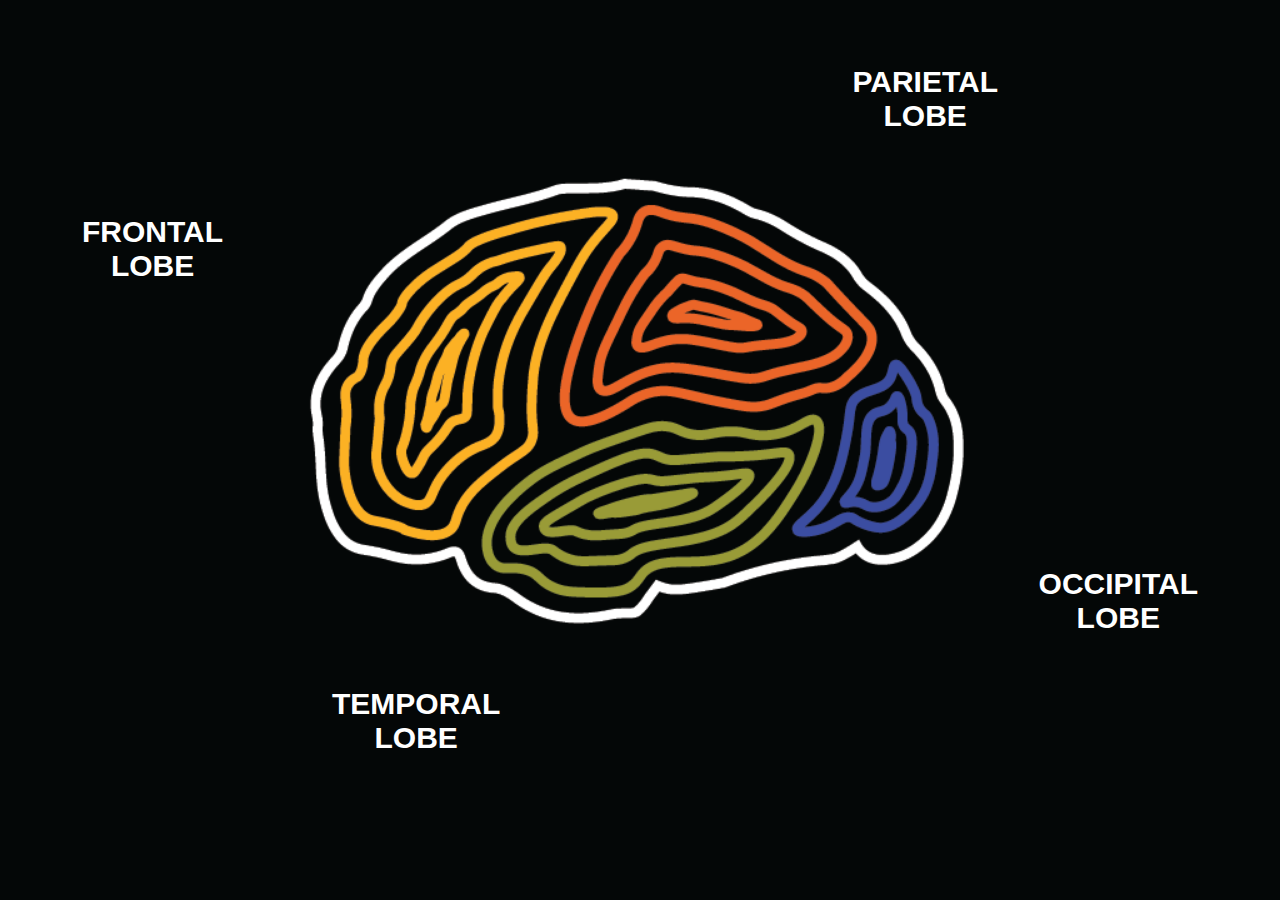
<file: index.html>
<!DOCTYPE html>
<html lang="en">
<head>
    <meta charset="UTF-8">
    <meta name="viewport" content="width=device-width, initial-scale=1.0">
    <title>Document</title>
    <link rel="stylesheet" href="css/style.css">
</head>
<body>
    <button onclick="window.location.href='page1.html'">FRONTAL <br>LOBE</button>
    <button onclick="window.location.href='page2.html'">PARIETAL <br>LOBE</button>
    <button onclick="window.location.href='page3.html'">TEMPORAL <br>LOBE</button>
    <button onclick="window.location.href='page4.html'">OCCIPITAL <br>LOBE</button>
</body>
</html>
</file>
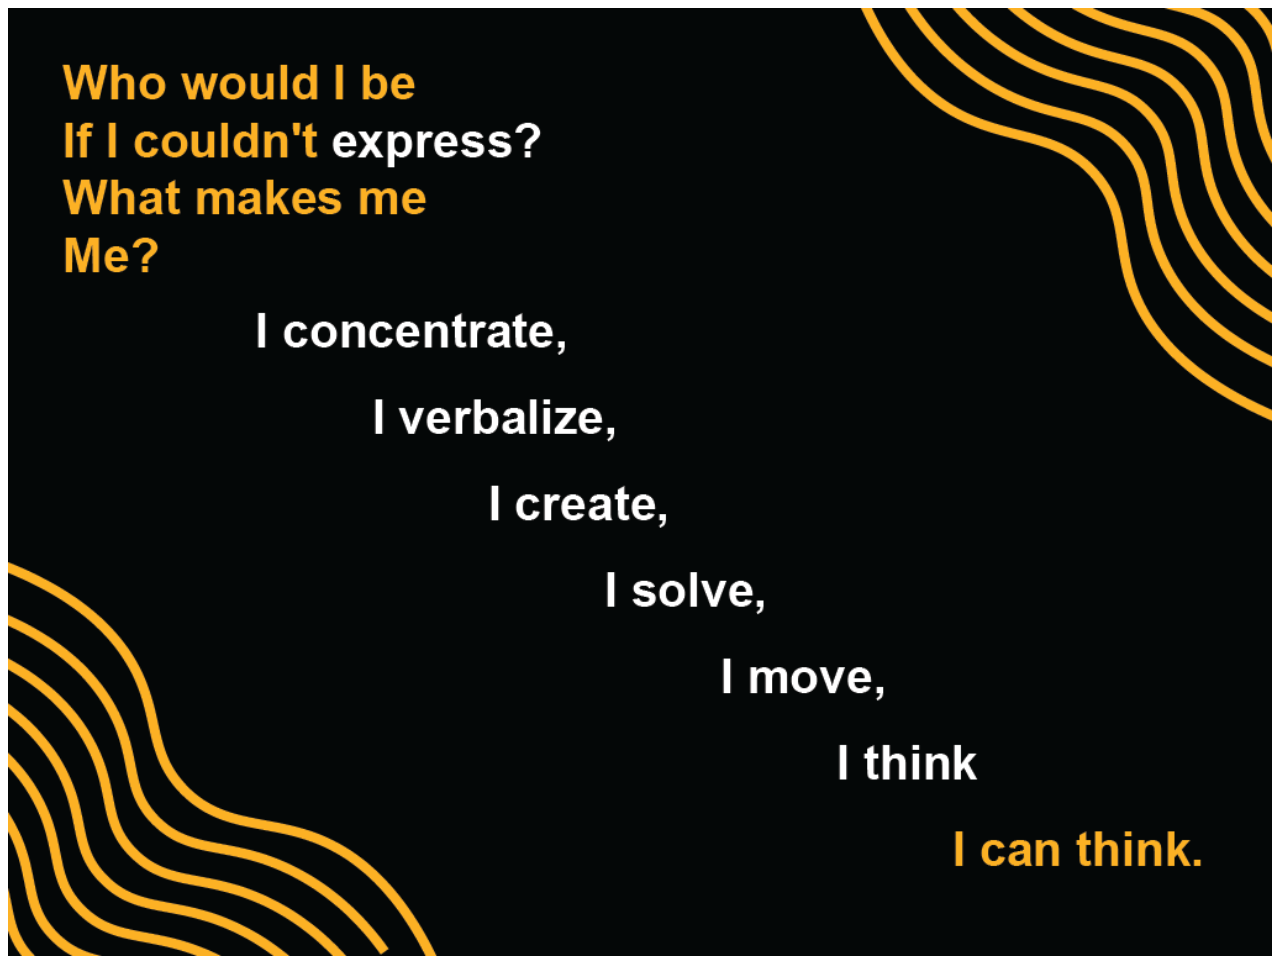
<file: page1.html>
<!DOCTYPE html>
<html lang="en">
<head>
    <meta charset="UTF-8">
    <meta name="viewport" content="width=device-width, initial-scale=1.0">
    <title>Page 1</title>
    <link rel="stylesheet" href="pageStyle.css">
</head>
<body class="page1">
    <!-- <h1>Who would I be <br>
        If I couldn't express?<br>
        What makes me <br>
        Me? </h1>

    <h1>I concentrate,</h1>
    <h1>I verbalize, </h1>
    <h1>I create, </h1>
    <h1>I solve, </h1>
    <h1>I move, </h1>
    <h1>I think </h1>
    <h1>I can think. </h1> -->
    <img class="pic" src="frontal.png" alt="">
</body>
</html>
</file>
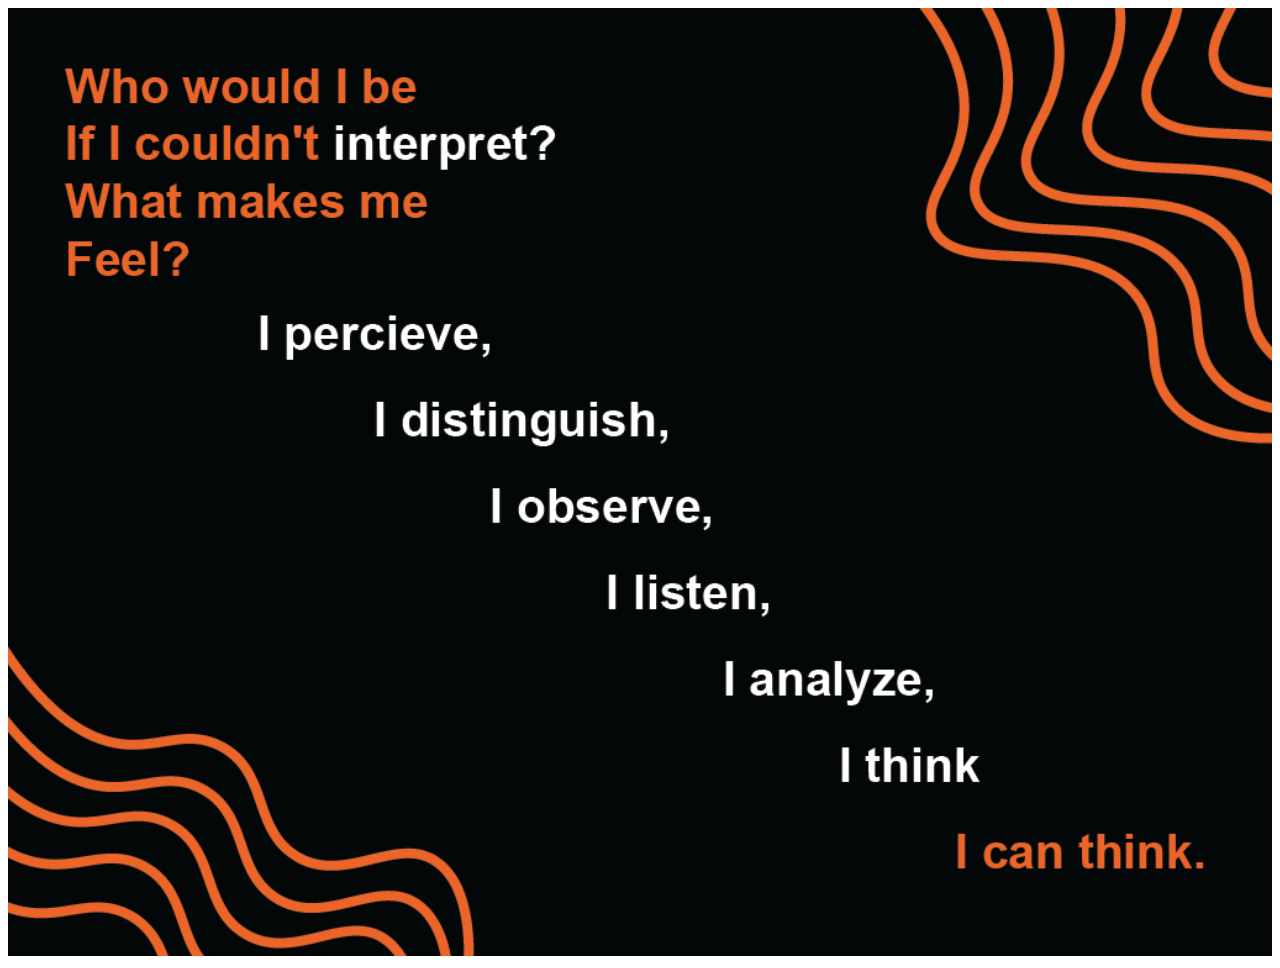
<file: page2.html>
<!DOCTYPE html>
<html lang="en">
<head>
    <meta charset="UTF-8">
    <meta name="viewport" content="width=device-width, initial-scale=1.0">
    <title>Page 1</title>
    <link rel="stylesheet" href="pageStyle.css">
</head>
<body class="page2">
    <!-- <h1>Who would I be <br>
        If I couldn't interpret?<br>
        What makes me <br>
        Feel? </h1>

    <h1>I perceive,</h1>
    <h1>I listen, </h1>
    <h1>I observe, </h1>
    <h1>I analyze, </h1>
    <h1>I differentiate, </h1>
    <h1>I think </h1>
    <h1>I can think. </h1> -->
    <img class="pic" src="parietal.png" alt="">
</body>

</html>
</file>
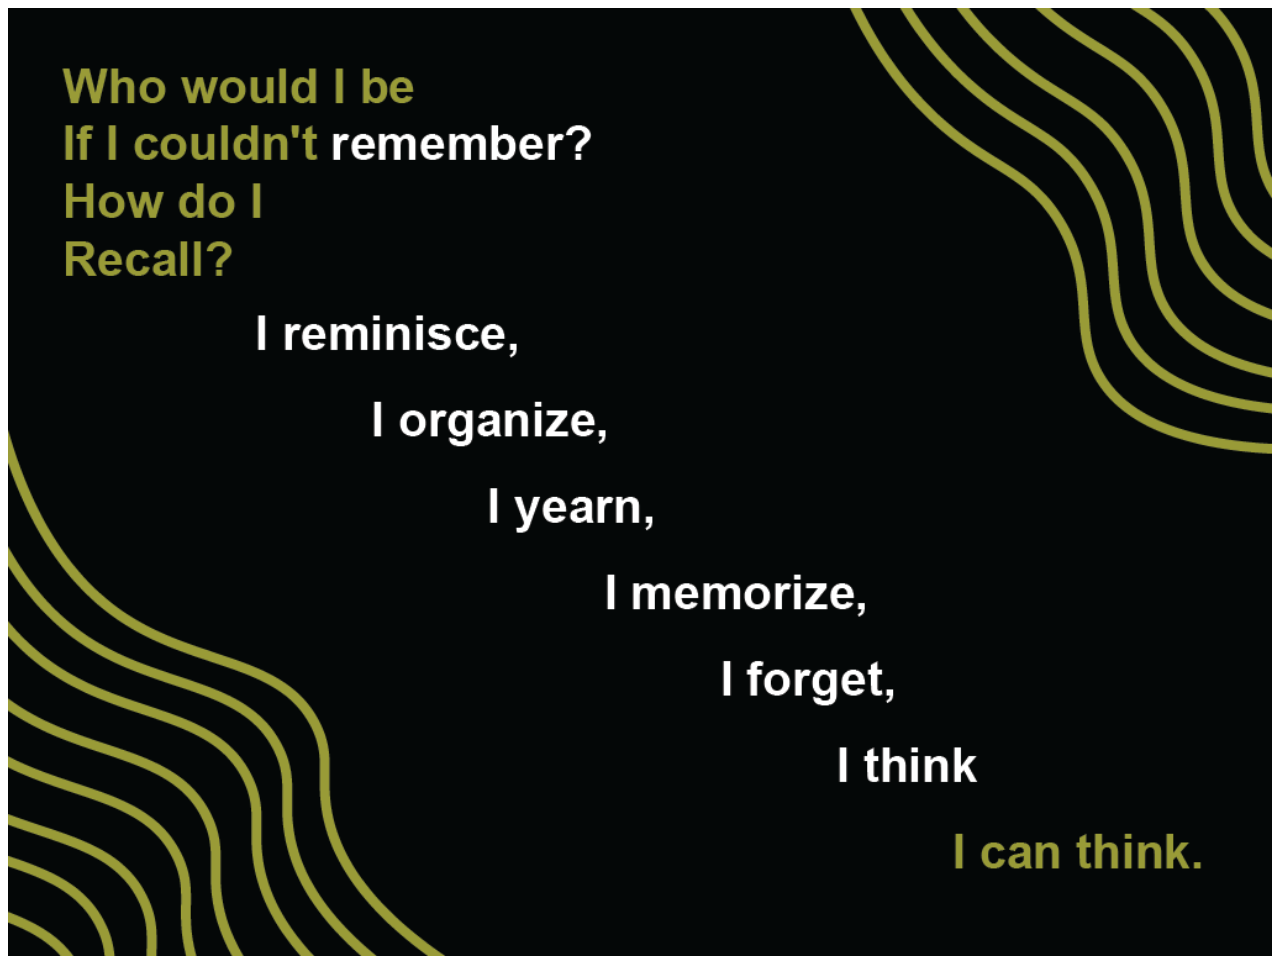
<file: page3.html>
<!DOCTYPE html>
<html lang="en">
<head>
    <meta charset="UTF-8">
    <meta name="viewport" content="width=device-width, initial-scale=1.0">
    <title>Page 1</title>
    <link rel="stylesheet" href="pageStyle.css">
</head>
<body class="page3">
    <!-- <h1>Who would I be <br>
        If I couldn't remember?<br>
        How do I <br>
        Recall? </h1>

    <h1>I reminisce,</h1>
    <h1>I organize, </h1>
    <h1>I yearn, </h1>
    <h1>I memorize, </h1>
    <h1>I forget, </h1>
    <h1>I think </h1>
    <h1>I can think. </h1> -->
    <img class="pic" src="temporal.png" alt="">
</body>

</html>
</file>
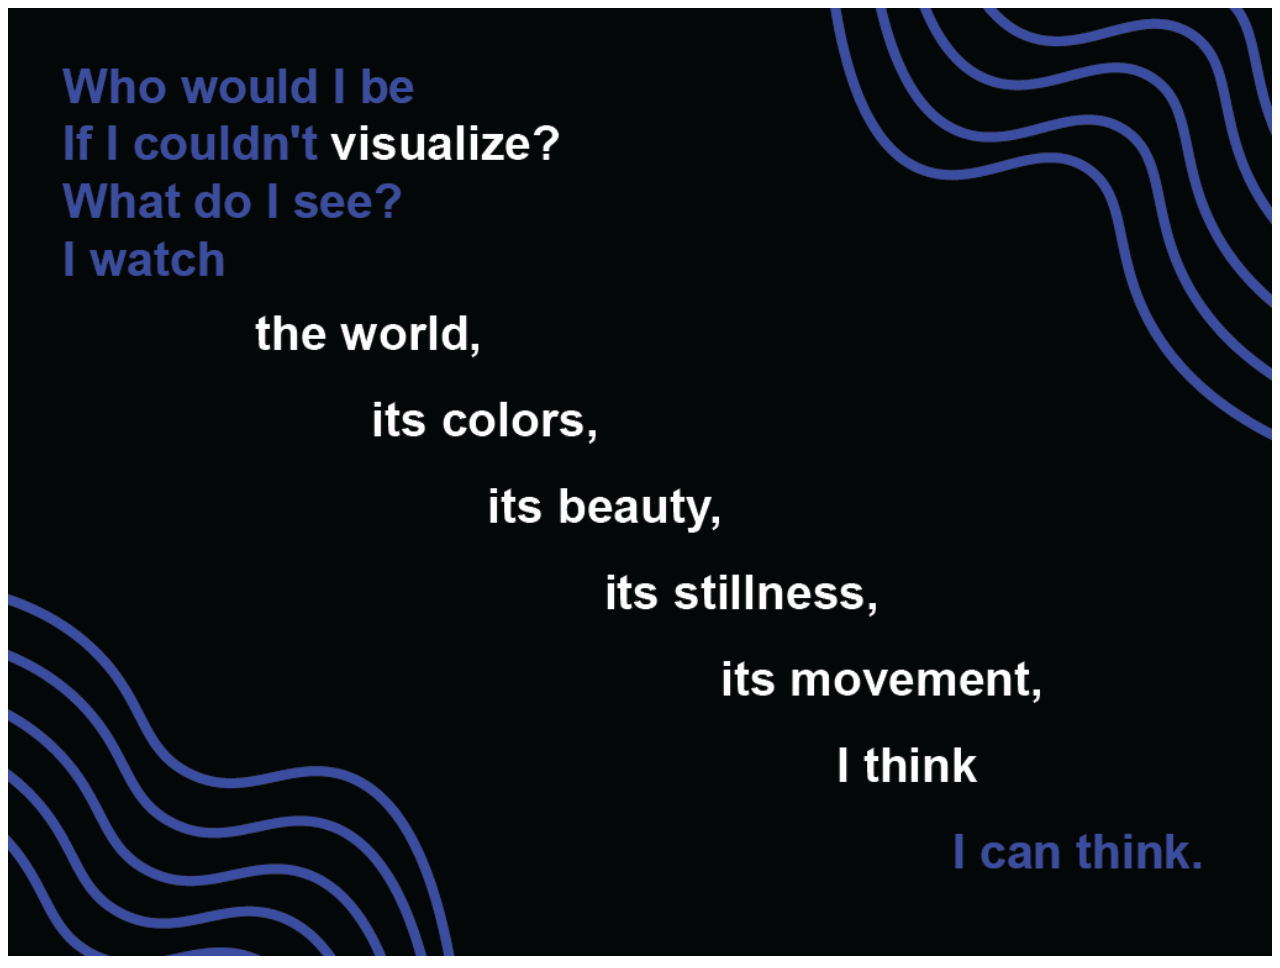
<file: page4.html>
<!DOCTYPE html>
<html lang="en">
<head>
    <meta charset="UTF-8">
    <meta name="viewport" content="width=device-width, initial-scale=1.0">
    <title>Page 1</title>
    <link rel="stylesheet" href="pageStyle.css">
</head>
<body class="page4">
    
    <!-- <h1>Who would I be <br>
        If I couldn't visualize?<br>
        What do I see?<br>
        I watch </h1>

    <h1>the world,</h1>
    <h1>its colors, </h1>
    <h1>its beauty, </h1>
    <h1>its stillness, </h1>
    <h1>its movement. </h1>
    <h1>I think </h1>
    <h1>I can think. </h1> -->
    <img class="pic" src="occipital.png" alt="">

</body>

</html>
</file>
<file: css/style.css>
body {
  color: blue;
  background-color: black;
  background-image: url('brain2.png');
  background-size: cover ;
  /* background-position: center; */
  background-repeat: no-repeat; 
  font-family: Arial, sans-serif;
}

  h1 {
    text-align: center;
    vertical-align: middle;
    font-family: Arial, sans-serif;
    font-size: 50px;
    font-weight: bold;
  }

  button{
    background-color: transparent;
    border: white;
    color: white;
    padding: 15px 32px;
    text-align: center;
    text-decoration: none;
    display: inline-block;
    font-family: Arial, sans-serif;
    font-size: 30px;
    font-weight:bold
  }

  button:nth-of-type(1) {
    position: absolute;
    top: 200px;
    left: 50px;
}

button:nth-of-type(2) {
    position: absolute;
    top: 50px;
    right: 250px;
}

button:nth-of-type(3) {
    position: absolute;
    bottom: 130px;
    left: 300px;
}

button:nth-of-type(4) {
    position: absolute;
    bottom: 250px;
    right: 50px;

}
</file>
<file: pageStyle.css>
/* page1.html */
body.page1 {
  margin: 100;
  padding: 0;
  font-family: Arial, sans-serif;
  /* background-image: url('frontal.png');
  background-size: cover ;
  background-repeat: no-repeat; 
  background-color: black; */
}

/* page2.html */
body.page2 {
  /* background-color: black;
  background-image: url('parietal.png');
  background-size: cover ;
  background-repeat: no-repeat;  */
}
.pic {
  height: 100%;
  width: 100%;
  background-repeat: no-repeat;
}
.test {
 display: block;
}
/* page3.html */
body.page3 {
  /* background-color: black;
  background-image: url('temporal.png');
  background-size: cover ;
  background-repeat: no-repeat;  */
}

/* page4.html */
body.page4 {
  /* background-color: black;
  background-image: url('occipital.png');
  background-size:cover ;
  background-repeat: no-repeat;  */
}
</file>
